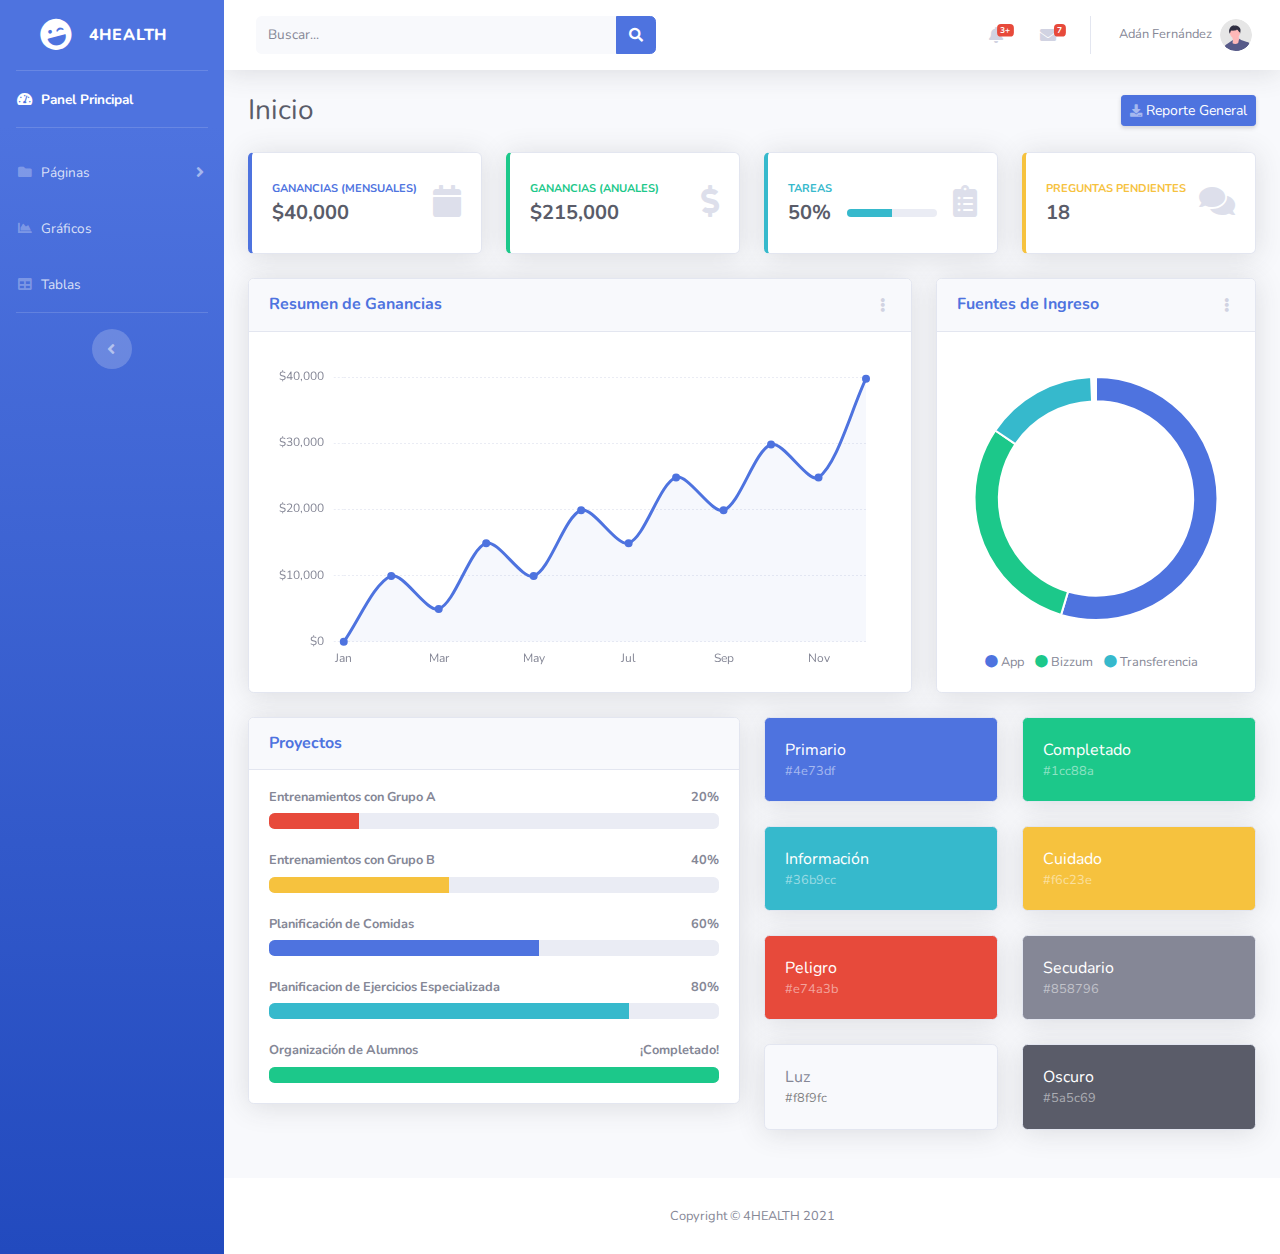
<file: index.html>
<!DOCTYPE html>
<html lang="en">

<head>

    <meta charset="utf-8">
    <meta http-equiv="X-UA-Compatible" content="IE=edge">
    <meta name="viewport" content="width=device-width, initial-scale=1, shrink-to-fit=no">
    <meta name="description" content="">
    <meta name="author" content="">

    <title>4HEALTH</title>

    <!-- Custom fonts for this template-->
    <link href="vendor/fontawesome-free/css/all.min.css" rel="stylesheet" type="text/css">
    <link
        href="https://fonts.googleapis.com/css?family=Nunito:200,200i,300,300i,400,400i,600,600i,700,700i,800,800i,900,900i"
        rel="stylesheet">

    <!-- Custom styles for this template-->
    <link href="css/sb-admin-2.min.css" rel="stylesheet">

</head>

<body id="page-top">

    <!-- Page Wrapper -->
    <div id="wrapper">

        <!-- Sidebar -->
        <ul class="navbar-nav bg-gradient-primary sidebar sidebar-dark accordion" id="accordionSidebar">

            <!-- Sidebar - Brand -->
            <a class="sidebar-brand d-flex align-items-center justify-content-center" href="index.html">
                <div class="sidebar-brand-icon rotate-n-15">
                    <i class="fas fa-laugh-wink"></i>
                </div>
                <div class="sidebar-brand-text mx-3">4Health</div>
            </a>

            <!-- Divider -->
            <hr class="sidebar-divider my-0">

            <!-- Nav Item - Dashboard -->
            <li class="nav-item active">
                <a class="nav-link" href="index.html">
                    <i class="fas fa-fw fa-tachometer-alt"></i>
                    <span>Panel Principal</span></a>
            </li>

            <!-- 
            <hr class="sidebar-divider">

            
            <div class="sidebar-heading">
                Interfaz
            </div>

           
            <li class="nav-item">
                <a class="nav-link collapsed" href="#" data-toggle="collapse" data-target="#collapseTwo"
                    aria-expanded="true" aria-controls="collapseTwo">
                    <i class="fas fa-fw fa-cog"></i>
                    <span>Componentes</span>
                </a>
                <div id="collapseTwo" class="collapse" aria-labelledby="headingTwo" data-parent="#accordionSidebar">
                    <div class="bg-white py-2 collapse-inner rounded">
                        <h6 class="collapse-header">Componentes Custom:</h6>
                        <a class="collapse-item" href="buttons.html">Botones</a>
                        <a class="collapse-item" href="cards.html">Tarjetas</a>
                    </div>
                </div>
            </li>

            
            <li class="nav-item">
                <a class="nav-link collapsed" href="#" data-toggle="collapse" data-target="#collapseUtilities"
                    aria-expanded="true" aria-controls="collapseUtilities">
                    <i class="fas fa-fw fa-wrench"></i>
                    <span>Utilidades</span>
                </a>
                <div id="collapseUtilities" class="collapse" aria-labelledby="headingUtilities"
                    data-parent="#accordionSidebar">
                    <div class="bg-white py-2 collapse-inner rounded">
                        <h6 class="collapse-header">Custom Utilities:</h6>
                        <a class="collapse-item" href="utilities-color.html">Colores</a>
                        <a class="collapse-item" href="utilities-border.html">Bordes</a>
                        <a class="collapse-item" href="utilities-animation.html">Animaciones</a>
                        <a class="collapse-item" href="utilities-other.html">Otros</a>
                    </div>
                </div>
            </li>
 -->
            <!-- Divider -->
            <hr class="sidebar-divider">

            <!--  -
            <div class="sidebar-heading">
                Elementos
            </div>
            ->

            <!-- Nav Item - Pages Collapse Menu -->
            <li class="nav-item">
                <a class="nav-link collapsed" href="#" data-toggle="collapse" data-target="#collapsePages"
                    aria-expanded="true" aria-controls="collapsePages">
                    <i class="fas fa-fw fa-folder"></i>
                    <span>Páginas</span>
                </a>
                <div id="collapsePages" class="collapse" aria-labelledby="headingPages" data-parent="#accordionSidebar">
                    <div class="bg-white py-2 collapse-inner rounded">
                        <h6 class="collapse-header">Pantallas de Login</h6>
                        <a class="collapse-item" href="login.html">Login</a>
                        <a class="collapse-item" href="register.html">Registro</a>
                        <a class="collapse-item" href="forgot-password.html">Contraseña Olvidada</a>
                        <div class="collapse-divider"></div>
                        <h6 class="collapse-header">Otras:</h6>
                        <a class="collapse-item" href="404.html">404 Page</a>
                        <a class="collapse-item" href="blank.html">Blank Page</a>
                    </div>
                </div>
            </li>

            <!-- Nav Item - Charts -->
            <li class="nav-item">
                <a class="nav-link" href="charts.html">
                    <i class="fas fa-fw fa-chart-area"></i>
                    <span>Gráficos</span></a>
            </li>

            <!-- Nav Item - Tables -->
            <li class="nav-item">
                <a class="nav-link" href="tables.html">
                    <i class="fas fa-fw fa-table"></i>
                    <span>Tablas</span></a>
            </li>

            <!-- Divider -->
            <hr class="sidebar-divider d-none d-md-block">

            <!-- Sidebar Toggler (Sidebar) -->
            <div class="text-center d-none d-md-inline">
                <button class="rounded-circle border-0" id="sidebarToggle"></button>
            </div>

            <!--
           
            <div class="sidebar-card d-none d-lg-flex">
                <img class="sidebar-card-illustration mb-2" src="img/undraw_rocket.svg" alt="...">
                <p class="text-center mb-2"><strong>SB Admin Pro</strong> is packed with premium features, components, and more!</p>
                <a class="btn btn-success btn-sm" href="https://startbootstrap.com/theme/sb-admin-pro">Upgrade to Pro!</a>
            </div>
             -->

        </ul>
        <!-- End of Sidebar -->

        <!-- Content Wrapper -->
        <div id="content-wrapper" class="d-flex flex-column">

            <!-- Main Content -->
            <div id="content">

                <!-- Topbar -->
                <nav class="navbar navbar-expand navbar-light bg-white topbar mb-4 static-top shadow">

                    <!-- Sidebar Toggle (Topbar) -->
                    <button id="sidebarToggleTop" class="btn btn-link d-md-none rounded-circle mr-3">
                        <i class="fa fa-bars"></i>
                    </button>

                    <!-- Topbar Search -->
                    <form
                        class="d-none d-sm-inline-block form-inline mr-auto ml-md-3 my-2 my-md-0 mw-100 navbar-search">
                        <div class="input-group">
                            <input type="text" class="form-control bg-light border-0 small" placeholder="Buscar..."
                                aria-label="Search" aria-describedby="basic-addon2">
                            <div class="input-group-append">
                                <button class="btn btn-primary" type="button">
                                    <i class="fas fa-search fa-sm"></i>
                                </button>
                            </div>
                        </div>
                    </form>

                    <!-- Topbar Navbar -->
                    <ul class="navbar-nav ml-auto">

                        <!-- Nav Item - Search Dropdown (Visible Only XS) -->
                        <li class="nav-item dropdown no-arrow d-sm-none">
                            <a class="nav-link dropdown-toggle" href="#" id="searchDropdown" role="button"
                                data-toggle="dropdown" aria-haspopup="true" aria-expanded="false">
                                <i class="fas fa-search fa-fw"></i>
                            </a>
                            <!-- Dropdown - Messages -->
                            <div class="dropdown-menu dropdown-menu-right p-3 shadow animated--grow-in"
                                aria-labelledby="searchDropdown">
                                <form class="form-inline mr-auto w-100 navbar-search">
                                    <div class="input-group">
                                        <input type="text" class="form-control bg-light border-0 small"
                                            placeholder="Buscar..." aria-label="Search"
                                            aria-describedby="basic-addon2">
                                        <div class="input-group-append">
                                            <button class="btn btn-primary" type="button">
                                                <i class="fas fa-search fa-sm"></i>
                                            </button>
                                        </div>
                                    </div>
                                </form>
                            </div>
                        </li>

                        <!-- Nav Item - Alerts -->
                        <li class="nav-item dropdown no-arrow mx-1">
                            <a class="nav-link dropdown-toggle" href="#" id="alertsDropdown" role="button"
                                data-toggle="dropdown" aria-haspopup="true" aria-expanded="false">
                                <i class="fas fa-bell fa-fw"></i>
                                <!-- Counter - Alerts -->
                                <span class="badge badge-danger badge-counter">3+</span>
                            </a>
                            <!-- Dropdown - Alerts -->
                            <div class="dropdown-list dropdown-menu dropdown-menu-right shadow animated--grow-in"
                                aria-labelledby="alertsDropdown">
                                <h6 class="dropdown-header">
                                    Centro de Notificaciones
                                </h6>
                                <a class="dropdown-item d-flex align-items-center" href="#">
                                    <div class="mr-3">
                                        <div class="icon-circle bg-primary">
                                            <i class="fas fa-file-alt text-white"></i>
                                        </div>
                                    </div>
                                    <div>
                                        <div class="small text-gray-500">December 12, 2020</div>
                                        <span class="font-weight-bold">Resumen de actividad de tus clientes</span>
                                    </div>
                                </a>
                                <a class="dropdown-item d-flex align-items-center" href="#">
                                    <div class="mr-3">
                                        <div class="icon-circle bg-success">
                                            <i class="fas fa-donate text-white"></i>
                                        </div>
                                    </div>
                                    <div>
                                        <div class="small text-gray-500">December 7, 2020</div>
                                        ¡Se han ingresado 290.30€ en tu cuenta!
                                    </div>
                                </a>
                                <a class="dropdown-item d-flex align-items-center" href="#">
                                    <div class="mr-3">
                                        <div class="icon-circle bg-warning">
                                            <i class="fas fa-exclamation-triangle text-white"></i>
                                        </div>
                                    </div>
                                    <div>
                                        <div class="small text-gray-500">December 2, 2020</div>
                                        Consulta de Clientes: ¿Un gran isoflexión de las caderas puede ocasionar lesión?
                                    </div>
                                </a>
                                <a class="dropdown-item text-center small text-gray-500" href="#">Mostrar Notificaciones</a>
                            </div>
                        </li>

                        <!-- Nav Item - Messages -->
                        <li class="nav-item dropdown no-arrow mx-1">
                            <a class="nav-link dropdown-toggle" href="#" id="messagesDropdown" role="button"
                                data-toggle="dropdown" aria-haspopup="true" aria-expanded="false">
                                <i class="fas fa-envelope fa-fw"></i>
                                <!-- Counter - Messages -->
                                <span class="badge badge-danger badge-counter">7</span>
                            </a>
                            <!-- Dropdown - Messages -->
                            <div class="dropdown-list dropdown-menu dropdown-menu-right shadow animated--grow-in"
                                aria-labelledby="messagesDropdown">
                                <h6 class="dropdown-header">
                                    Centro de Mensajes
                                </h6>
                                <a class="dropdown-item d-flex align-items-center" href="#">
                                    <div class="dropdown-list-image mr-3">
                                        <img class="rounded-circle" src="img/undraw_profile_1.svg"
                                            alt="...">
                                        <div class="status-indicator bg-success"></div>
                                    </div>
                                    <div class="font-weight-bold">
                                        <div class="text-truncate">Hola, me gustó mucho la clase</div>
                                        <div class="small text-gray-500">Carla Ramirez · 58m</div>
                                    </div>
                                </a>
                                <a class="dropdown-item d-flex align-items-center" href="#">
                                    <div class="dropdown-list-image mr-3">
                                        <img class="rounded-circle" src="img/undraw_profile_2.svg"
                                            alt="...">
                                        <div class="status-indicator"></div>
                                    </div>
                                    <div>
                                        <div class="text-truncate">He realizado todos los ejercicios sin problema</div>
                                        <div class="small text-gray-500">Pepe Pérez · 1d</div>
                                    </div>
                                </a>
                                <a class="dropdown-item d-flex align-items-center" href="#">
                                    <div class="dropdown-list-image mr-3">
                                        <img class="rounded-circle" src="img/undraw_profile_3.svg"
                                            alt="...">
                                        <div class="status-indicator bg-warning"></div>
                                    </div>
                                    <div>
                                        <div class="text-truncate">La semana pasada mi evolución fue genial!!</div>
                                        <div class="small text-gray-500">Jesús Ruiz · 2d</div>
                                    </div>
                                </a>
                             <!--   <a class="dropdown-item d-flex align-items-center" href="#">
                                    <div class="dropdown-list-image mr-3">
                                        <img class="rounded-circle" src="https://source.unsplash.com/Mv9hjnEUHR4/60x60"
                                            alt="...">
                                        <div class="status-indicator bg-success"></div>
                                    </div>
                                    <div>
                                        <div class="text-truncate">Noto muy buenos cambios en mi salud</div>
                                        <div class="small text-gray-500">Alejandro Molero · 2s</div>
                                    </div>
                                </a>
                                -->
                                <a class="dropdown-item text-center small text-gray-500" href="#">Leer Más Mensajes</a>
                            </div>
                        </li>

                        <div class="topbar-divider d-none d-sm-block"></div>

                        <!-- Nav Item - User Information -->
                        <li class="nav-item dropdown no-arrow">
                            <a class="nav-link dropdown-toggle" href="#" id="userDropdown" role="button"
                                data-toggle="dropdown" aria-haspopup="true" aria-expanded="false">
                                <span class="mr-2 d-none d-lg-inline text-gray-600 small">Adán Fernández</span>
                                <img class="img-profile rounded-circle"
                                    src="img/undraw_profile.svg">
                            </a>
                            <!-- Dropdown - User Information -->
                            <div class="dropdown-menu dropdown-menu-right shadow animated--grow-in"
                                aria-labelledby="userDropdown">
                                <a class="dropdown-item" href="#">
                                    <i class="fas fa-user fa-sm fa-fw mr-2 text-gray-400"></i>
                                    Perfil
                                </a>
                                <a class="dropdown-item" href="#">
                                    <i class="fas fa-cogs fa-sm fa-fw mr-2 text-gray-400"></i>
                                    Ajustes
                                </a>
                                <a class="dropdown-item" href="#">
                                    <i class="fas fa-list fa-sm fa-fw mr-2 text-gray-400"></i>
                                    Actividad Reciente
                                </a>
                                <div class="dropdown-divider"></div>
                                <a class="dropdown-item" href="#" data-toggle="modal" data-target="#logoutModal">
                                    <i class="fas fa-sign-out-alt fa-sm fa-fw mr-2 text-gray-400"></i>
                                    Logout
                                </a>
                            </div>
                        </li>

                    </ul>

                </nav>
                <!-- End of Topbar -->

                <!-- Begin Page Content -->
                <div class="container-fluid">

                    <!-- Page Heading -->
                    <div class="d-sm-flex align-items-center justify-content-between mb-4">
                        <h1 class="h3 mb-0 text-gray-800">Inicio</h1>
                        <a href="#" class="d-none d-sm-inline-block btn btn-sm btn-primary shadow-sm"><i
                                class="fas fa-download fa-sm text-white-50"></i> Reporte General</a>
                    </div>

                    <!-- Content Row -->
                    <div class="row">

                        <!-- Earnings (Monthly) Card Example -->
                        <div class="col-xl-3 col-md-6 mb-4">
                            <div class="card border-left-primary shadow h-100 py-2">
                                <div class="card-body">
                                    <div class="row no-gutters align-items-center">
                                        <div class="col mr-2">
                                            <div class="text-xs font-weight-bold text-primary text-uppercase mb-1">
                                                Ganancias (Mensuales)</div>
                                            <div class="h5 mb-0 font-weight-bold text-gray-800">$40,000</div>
                                        </div>
                                        <div class="col-auto">
                                            <i class="fas fa-calendar fa-2x text-gray-300"></i>
                                        </div>
                                    </div>
                                </div>
                            </div>
                        </div>

                        <!-- Earnings (Monthly) Card Example -->
                        <div class="col-xl-3 col-md-6 mb-4">
                            <div class="card border-left-success shadow h-100 py-2">
                                <div class="card-body">
                                    <div class="row no-gutters align-items-center">
                                        <div class="col mr-2">
                                            <div class="text-xs font-weight-bold text-success text-uppercase mb-1">
                                                Ganancias (Anuales)</div>
                                            <div class="h5 mb-0 font-weight-bold text-gray-800">$215,000</div>
                                        </div>
                                        <div class="col-auto">
                                            <i class="fas fa-dollar-sign fa-2x text-gray-300"></i>
                                        </div>
                                    </div>
                                </div>
                            </div>
                        </div>

                        <!-- Earnings (Monthly) Card Example -->
                        <div class="col-xl-3 col-md-6 mb-4">
                            <div class="card border-left-info shadow h-100 py-2">
                                <div class="card-body">
                                    <div class="row no-gutters align-items-center">
                                        <div class="col mr-2">
                                            <div class="text-xs font-weight-bold text-info text-uppercase mb-1">Tareas
                                            </div>
                                            <div class="row no-gutters align-items-center">
                                                <div class="col-auto">
                                                    <div class="h5 mb-0 mr-3 font-weight-bold text-gray-800">50%</div>
                                                </div>
                                                <div class="col">
                                                    <div class="progress progress-sm mr-2">
                                                        <div class="progress-bar bg-info" role="progressbar"
                                                            style="width: 50%" aria-valuenow="50" aria-valuemin="0"
                                                            aria-valuemax="100"></div>
                                                    </div>
                                                </div>
                                            </div>
                                        </div>
                                        <div class="col-auto">
                                            <i class="fas fa-clipboard-list fa-2x text-gray-300"></i>
                                        </div>
                                    </div>
                                </div>
                            </div>
                        </div>

                        <!-- Pending Requests Card Example -->
                        <div class="col-xl-3 col-md-6 mb-4">
                            <div class="card border-left-warning shadow h-100 py-2">
                                <div class="card-body">
                                    <div class="row no-gutters align-items-center">
                                        <div class="col mr-2">
                                            <div class="text-xs font-weight-bold text-warning text-uppercase mb-1">
                                                Preguntas Pendientes</div>
                                            <div class="h5 mb-0 font-weight-bold text-gray-800">18</div>
                                        </div>
                                        <div class="col-auto">
                                            <i class="fas fa-comments fa-2x text-gray-300"></i>
                                        </div>
                                    </div>
                                </div>
                            </div>
                        </div>
                    </div>

                    <!-- Content Row -->

                    <div class="row">

                        <!-- Area Chart -->
                        <div class="col-xl-8 col-lg-7">
                            <div class="card shadow mb-4">
                                <!-- Card Header - Dropdown -->
                                <div
                                    class="card-header py-3 d-flex flex-row align-items-center justify-content-between">
                                    <h6 class="m-0 font-weight-bold text-primary">Resumen de Ganancias</h6>
                                    <div class="dropdown no-arrow">
                                        <a class="dropdown-toggle" href="#" role="button" id="dropdownMenuLink"
                                            data-toggle="dropdown" aria-haspopup="true" aria-expanded="false">
                                            <i class="fas fa-ellipsis-v fa-sm fa-fw text-gray-400"></i>
                                        </a>
                                        <div class="dropdown-menu dropdown-menu-right shadow animated--fade-in"
                                            aria-labelledby="dropdownMenuLink">
                                            <div class="dropdown-header">Opciones</div>
                                            <a class="dropdown-item" href="#">Acciones</a>
                                            <a class="dropdown-item" href="#">Otras Acciones</a>
                                            <div class="dropdown-divider"></div>
                                            <!-- <a class="dropdown-item" href="#">Something else here</a> -->
                                        </div>
                                    </div>
                                </div>
                                <!-- Card Body -->
                                <div class="card-body">
                                    <div class="chart-area">
                                        <canvas id="myAreaChart"></canvas>
                                    </div>
                                </div>
                            </div>
                        </div>

                        <!-- Pie Chart -->
                        <div class="col-xl-4 col-lg-5">
                            <div class="card shadow mb-4">
                                <!-- Card Header - Dropdown -->
                                <div
                                    class="card-header py-3 d-flex flex-row align-items-center justify-content-between">
                                    <h6 class="m-0 font-weight-bold text-primary">Fuentes de Ingreso</h6>
                                    <div class="dropdown no-arrow">
                                        <a class="dropdown-toggle" href="#" role="button" id="dropdownMenuLink"
                                            data-toggle="dropdown" aria-haspopup="true" aria-expanded="false">
                                            <i class="fas fa-ellipsis-v fa-sm fa-fw text-gray-400"></i>
                                        </a>
                                        <div class="dropdown-menu dropdown-menu-right shadow animated--fade-in"
                                            aria-labelledby="dropdownMenuLink">
                                            <div class="dropdown-header">Opciones:</div>
                                            <a class="dropdown-item" href="#">Acciones</a>
                                            <a class="dropdown-item" href="#">Otras Acciones</a>
                                            <div class="dropdown-divider"></div>
                                            <!-- <a class="dropdown-item" href="#">Something else here</a> -->
                                        </div>
                                    </div>
                                </div>
                                <!-- Card Body -->
                                <div class="card-body">
                                    <div class="chart-pie pt-4 pb-2">
                                        <canvas id="myPieChart"></canvas>
                                    </div>
                                    <div class="mt-4 text-center small">
                                        <span class="mr-2">
                                            <i class="fas fa-circle text-primary"></i> App
                                        </span>
                                        <span class="mr-2">
                                            <i class="fas fa-circle text-success"></i> Bizzum
                                        </span>
                                        <span class="mr-2">
                                            <i class="fas fa-circle text-info"></i> Transferencia
                                        </span>
                                    </div>
                                </div>
                            </div>
                        </div>
                    </div>

                    <!-- Content Row -->
                    <div class="row">

                        <!-- Content Column -->
                        <div class="col-lg-6 mb-4">

                            <!-- Project Card Example -->
                            <div class="card shadow mb-4">
                                <div class="card-header py-3">
                                    <h6 class="m-0 font-weight-bold text-primary">Proyectos</h6>
                                </div>
                                <div class="card-body">
                                    <h4 class="small font-weight-bold">Entrenamientos con Grupo A <span
                                            class="float-right">20%</span></h4>
                                    <div class="progress mb-4">
                                        <div class="progress-bar bg-danger" role="progressbar" style="width: 20%"
                                            aria-valuenow="20" aria-valuemin="0" aria-valuemax="100"></div>
                                    </div>
                                    <h4 class="small font-weight-bold">Entrenamientos con Grupo B <span
                                            class="float-right">40%</span></h4>
                                    <div class="progress mb-4">
                                        <div class="progress-bar bg-warning" role="progressbar" style="width: 40%"
                                            aria-valuenow="40" aria-valuemin="0" aria-valuemax="100"></div>
                                    </div>
                                    <h4 class="small font-weight-bold">Planificación de Comidas<span
                                            class="float-right">60%</span></h4>
                                    <div class="progress mb-4">
                                        <div class="progress-bar" role="progressbar" style="width: 60%"
                                            aria-valuenow="60" aria-valuemin="0" aria-valuemax="100"></div>
                                    </div>
                                    <h4 class="small font-weight-bold">Planificacion de Ejercicios Especializada <span
                                            class="float-right">80%</span></h4>
                                    <div class="progress mb-4">
                                        <div class="progress-bar bg-info" role="progressbar" style="width: 80%"
                                            aria-valuenow="80" aria-valuemin="0" aria-valuemax="100"></div>
                                    </div>
                                    <h4 class="small font-weight-bold">Organización de Alumnos<span
                                            class="float-right">¡Completado!</span></h4>
                                    <div class="progress">
                                        <div class="progress-bar bg-success" role="progressbar" style="width: 100%"
                                            aria-valuenow="100" aria-valuemin="0" aria-valuemax="100"></div>
                                    </div>
                                </div>
                            </div>
                        </div>
                        
                        <div class="col-lg-6 mb-4">
                            <!-- Color System -->
                            <div class="row">
                                <div class="col-lg-6 mb-4">
                                    <div class="card bg-primary text-white shadow">
                                        <div class="card-body">
                                            Primario
                                            <div class="text-white-50 small">#4e73df</div>
                                        </div>
                                    </div>
                                </div>
                                <div class="col-lg-6 mb-4">
                                    <div class="card bg-success text-white shadow">
                                        <div class="card-body">
                                            Completado
                                            <div class="text-white-50 small">#1cc88a</div>
                                        </div>
                                    </div>
                                </div>
                                <div class="col-lg-6 mb-4">
                                    <div class="card bg-info text-white shadow">
                                        <div class="card-body">
                                            Información
                                            <div class="text-white-50 small">#36b9cc</div>
                                        </div>
                                    </div>
                                </div>
                                <div class="col-lg-6 mb-4">
                                    <div class="card bg-warning text-white shadow">
                                        <div class="card-body">
                                            Cuidado
                                            <div class="text-white-50 small">#f6c23e</div>
                                        </div>
                                    </div>
                                </div>
                                <div class="col-lg-6 mb-4">
                                    <div class="card bg-danger text-white shadow">
                                        <div class="card-body">
                                            Peligro
                                            <div class="text-white-50 small">#e74a3b</div>
                                        </div>
                                    </div>
                                </div>
                                <div class="col-lg-6 mb-4">
                                    <div class="card bg-secondary text-white shadow">
                                        <div class="card-body">
                                            Secudario
                                            <div class="text-white-50 small">#858796</div>
                                        </div>
                                    </div>
                                </div>
                                <div class="col-lg-6 mb-4">
                                    <div class="card bg-light text-black shadow">
                                        <div class="card-body">
                                            Luz
                                            <div class="text-black-50 small">#f8f9fc</div>
                                        </div>
                                    </div>
                                </div>
                                <div class="col-lg-6 mb-4">
                                    <div class="card bg-dark text-white shadow">
                                        <div class="card-body">
                                            Oscuro
                                            <div class="text-white-50 small">#5a5c69</div>
                                        </div>
                                    </div>
                                </div>
                            </div>

                        </div>

                        <!--
                        <div class="col-lg-6 mb-4">

                            
                            <div class="card shadow mb-4">
                                <div class="card-header py-3">
                                    <h6 class="m-0 font-weight-bold text-primary">Illustrations</h6>
                                </div>
                                <div class="card-body">
                                    <div class="text-center">
                                        <img class="img-fluid px-3 px-sm-4 mt-3 mb-4" style="width: 25rem;"
                                            src="img/undraw_posting_photo.svg" alt="...">
                                    </div>
                                    <p>Add some quality, svg illustrations to your project courtesy of <a
                                            target="_blank" rel="nofollow" href="https://undraw.co/">unDraw</a>, a
                                        constantly updated collection of beautiful svg images that you can use
                                        completely free and without attribution!</p>
                                    <a target="_blank" rel="nofollow" href="https://undraw.co/">Browse Illustrations on
                                        unDraw &rarr;</a>
                                </div>
                            </div>

                            
                            <div class="card shadow mb-4">
                                <div class="card-header py-3">
                                    <h6 class="m-0 font-weight-bold text-primary">Development Approach</h6>
                                </div>
                                <div class="card-body">
                                    <p>SB Admin 2 makes extensive use of Bootstrap 4 utility classes in order to reduce
                                        CSS bloat and poor page performance. Custom CSS classes are used to create
                                        custom components and custom utility classes.</p>
                                    <p class="mb-0">Before working with this theme, you should become familiar with the
                                        Bootstrap framework, especially the utility classes.</p>
                                </div>
                            </div>

                        </div>
                        -->
                    </div>

                </div>
                <!-- /.container-fluid -->

            </div>
            <!-- End of Main Content -->

            <!-- Footer -->
            <footer class="sticky-footer bg-white">
                <div class="container my-auto">
                    <div class="copyright text-center my-auto">
                        <span>Copyright &copy; 4HEALTH 2021</span>
                    </div>
                </div>
            </footer>
            <!-- End of Footer -->

        </div>
        <!-- End of Content Wrapper -->

    </div>
    <!-- End of Page Wrapper -->

    <!-- Scroll to Top Button-->
    <a class="scroll-to-top rounded" href="#page-top">
        <i class="fas fa-angle-up"></i>
    </a>

    <!-- Logout Modal-->
    <div class="modal fade" id="logoutModal" tabindex="-1" role="dialog" aria-labelledby="exampleModalLabel"
        aria-hidden="true">
        <div class="modal-dialog" role="document">
            <div class="modal-content">
                <div class="modal-header">
                    <h5 class="modal-title" id="exampleModalLabel">¿Seguro que quieres salir?</h5>
                    <button class="close" type="button" data-dismiss="modal" aria-label="Close">
                        <span aria-hidden="true">×</span>
                    </button>
                </div>
                <div class="modal-body">Selecciona Logout para salir de la sesión</div>
                <div class="modal-footer">
                    <button class="btn btn-secondary" type="button" data-dismiss="modal">Cancel</button>
                    <a class="btn btn-primary" href="login.html">Logout</a>
                </div>
            </div>
        </div>
    </div>

    <!-- Bootstrap core JavaScript-->
    <script src="vendor/jquery/jquery.min.js"></script>
    <script src="vendor/bootstrap/js/bootstrap.bundle.min.js"></script>

    <!-- Core plugin JavaScript-->
    <script src="vendor/jquery-easing/jquery.easing.min.js"></script>

    <!-- Custom scripts for all pages-->
    <script src="js/sb-admin-2.min.js"></script>

    <!-- Page level plugins -->
    <script src="vendor/chart.js/Chart.min.js"></script>

    <!-- Page level custom scripts -->
    <script src="js/demo/chart-area-demo.js"></script>
    <script src="js/demo/chart-pie-demo.js"></script>

</body>

</html>
</file>
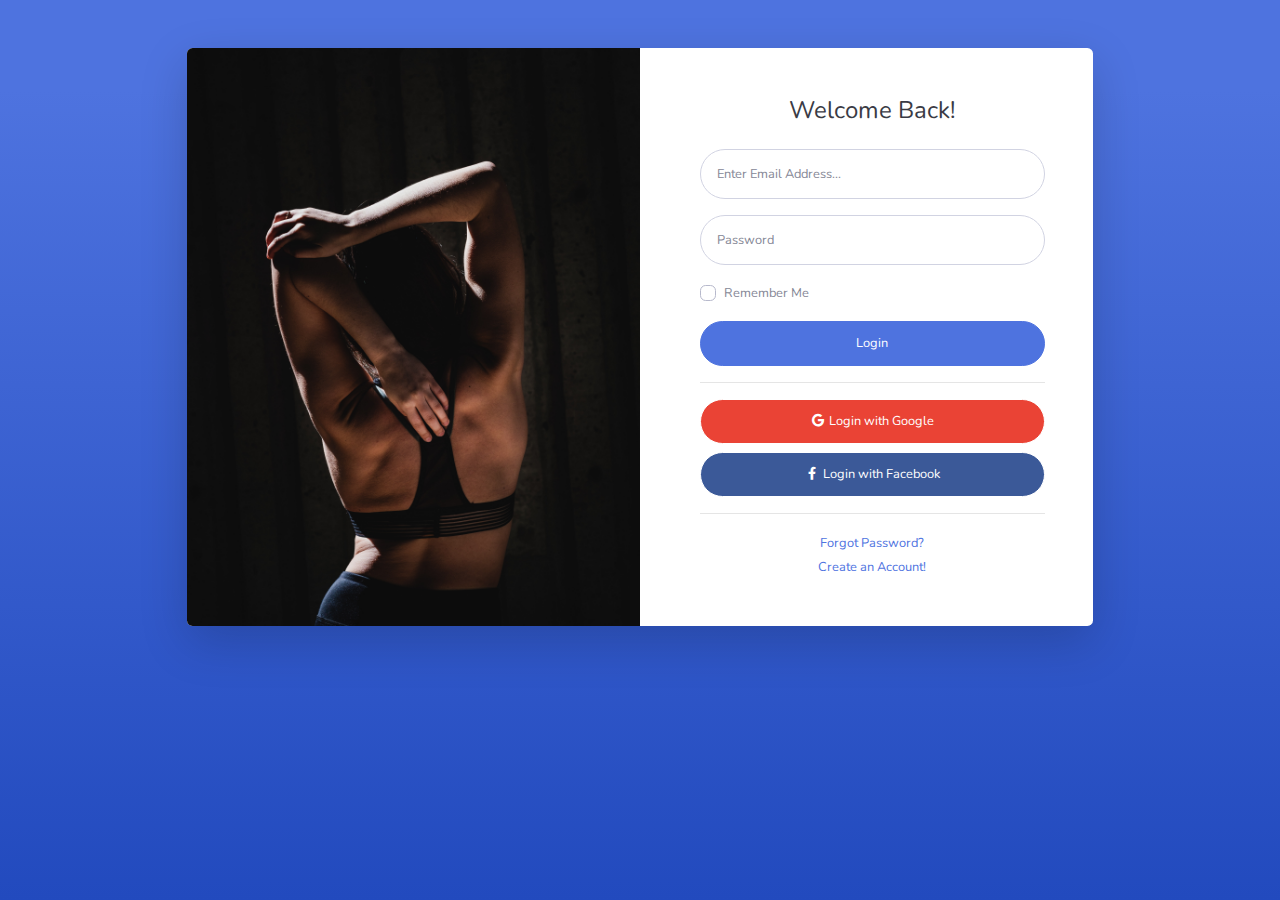
<file: login.html>
<!DOCTYPE html>
<html lang="en">

<head>

    <meta charset="utf-8">
    <meta http-equiv="X-UA-Compatible" content="IE=edge">
    <meta name="viewport" content="width=device-width, initial-scale=1, shrink-to-fit=no">
    <meta name="description" content="">
    <meta name="author" content="">

    <title>SB Admin 2 - Login</title>

    <!-- Custom fonts for this template-->
    <link href="vendor/fontawesome-free/css/all.min.css" rel="stylesheet" type="text/css">
    <link
        href="https://fonts.googleapis.com/css?family=Nunito:200,200i,300,300i,400,400i,600,600i,700,700i,800,800i,900,900i"
        rel="stylesheet">

    <!-- Custom styles for this template-->
    <link href="css/sb-admin-2.css" rel="stylesheet">

</head>

<body class="bg-gradient-primary">

    <div class="container">

        <!-- Outer Row -->
        <div class="row justify-content-center">

            <div class="col-xl-10 col-lg-12 col-md-9">

                <div class="card o-hidden border-0 shadow-lg my-5">
                    <div class="card-body p-0">
                        <!-- Nested Row within Card Body -->
                        <div class="row">
                            <div class="col-lg-6 d-none d-lg-block bg-login-image"></div>
                            <div class="col-lg-6">
                                <div class="p-5">
                                    <div class="text-center">
                                        <h1 class="h4 text-gray-900 mb-4">Welcome Back!</h1>
                                    </div>
                                    <form class="user">
                                        <div class="form-group">
                                            <input type="email" class="form-control form-control-user"
                                                id="exampleInputEmail" aria-describedby="emailHelp"
                                                placeholder="Enter Email Address...">
                                        </div>
                                        <div class="form-group">
                                            <input type="password" class="form-control form-control-user"
                                                id="exampleInputPassword" placeholder="Password">
                                        </div>
                                        <div class="form-group">
                                            <div class="custom-control custom-checkbox small">
                                                <input type="checkbox" class="custom-control-input" id="customCheck">
                                                <label class="custom-control-label" for="customCheck">Remember
                                                    Me</label>
                                            </div>
                                        </div>
                                        <a href="index.html" class="btn btn-primary btn-user btn-block">
                                            Login
                                        </a>
                                        <hr>
                                        <a href="index.html" class="btn btn-google btn-user btn-block">
                                            <i class="fab fa-google fa-fw"></i> Login with Google
                                        </a>
                                        <a href="index.html" class="btn btn-facebook btn-user btn-block">
                                            <i class="fab fa-facebook-f fa-fw"></i> Login with Facebook
                                        </a>
                                    </form>
                                    <hr>
                                    <div class="text-center">
                                        <a class="small" href="forgot-password.html">Forgot Password?</a>
                                    </div>
                                    <div class="text-center">
                                        <a class="small" href="register.html">Create an Account!</a>
                                    </div>
                                </div>
                            </div>
                        </div>
                    </div>
                </div>

            </div>

        </div>

    </div>

    <!-- Bootstrap core JavaScript-->
    <script src="vendor/jquery/jquery.min.js"></script>
    <script src="vendor/bootstrap/js/bootstrap.bundle.min.js"></script>

    <!-- Core plugin JavaScript-->
    <script src="vendor/jquery-easing/jquery.easing.min.js"></script>

    <!-- Custom scripts for all pages-->
    <script src="js/sb-admin-2.min.js"></script>

</body>

</html>
</file>
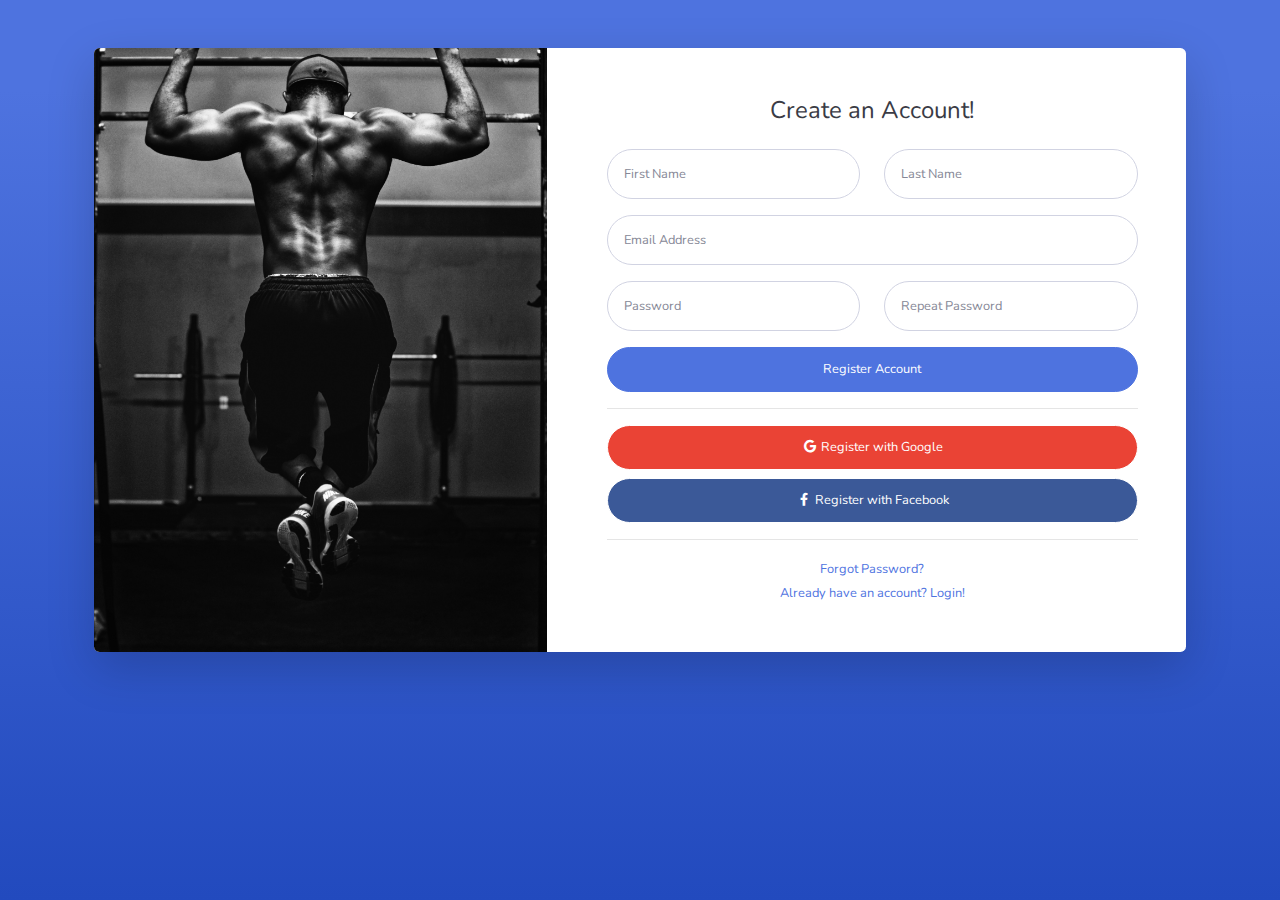
<file: register.html>
<!DOCTYPE html>
<html lang="en">

<head>

    <meta charset="utf-8">
    <meta http-equiv="X-UA-Compatible" content="IE=edge">
    <meta name="viewport" content="width=device-width, initial-scale=1, shrink-to-fit=no">
    <meta name="description" content="">
    <meta name="author" content="">

    <title>SB Admin 2 - Register</title>

    <!-- Custom fonts for this template-->
    <link href="vendor/fontawesome-free/css/all.min.css" rel="stylesheet" type="text/css">
    <link
        href="https://fonts.googleapis.com/css?family=Nunito:200,200i,300,300i,400,400i,600,600i,700,700i,800,800i,900,900i"
        rel="stylesheet">

    <!-- Custom styles for this template-->
    <link href="css/sb-admin-2.css" rel="stylesheet">

</head>

<body class="bg-gradient-primary">

    <div class="container">

        <div class="card o-hidden border-0 shadow-lg my-5">
            <div class="card-body p-0">
                <!-- Nested Row within Card Body -->
                <div class="row">
                    <div class="col-lg-5 d-none d-lg-block bg-register-image"></div>
                    <div class="col-lg-7">
                        <div class="p-5">
                            <div class="text-center">
                                <h1 class="h4 text-gray-900 mb-4">Create an Account!</h1>
                            </div>
                            <form class="user">
                                <div class="form-group row">
                                    <div class="col-sm-6 mb-3 mb-sm-0">
                                        <input type="text" class="form-control form-control-user" id="exampleFirstName"
                                            placeholder="First Name">
                                    </div>
                                    <div class="col-sm-6">
                                        <input type="text" class="form-control form-control-user" id="exampleLastName"
                                            placeholder="Last Name">
                                    </div>
                                </div>
                                <div class="form-group">
                                    <input type="email" class="form-control form-control-user" id="exampleInputEmail"
                                        placeholder="Email Address">
                                </div>
                                <div class="form-group row">
                                    <div class="col-sm-6 mb-3 mb-sm-0">
                                        <input type="password" class="form-control form-control-user"
                                            id="exampleInputPassword" placeholder="Password">
                                    </div>
                                    <div class="col-sm-6">
                                        <input type="password" class="form-control form-control-user"
                                            id="exampleRepeatPassword" placeholder="Repeat Password">
                                    </div>
                                </div>
                                <a href="login.html" class="btn btn-primary btn-user btn-block">
                                    Register Account
                                </a>
                                <hr>
                                <a href="index.html" class="btn btn-google btn-user btn-block">
                                    <i class="fab fa-google fa-fw"></i> Register with Google
                                </a>
                                <a href="index.html" class="btn btn-facebook btn-user btn-block">
                                    <i class="fab fa-facebook-f fa-fw"></i> Register with Facebook
                                </a>
                            </form>
                            <hr>
                            <div class="text-center">
                                <a class="small" href="forgot-password.html">Forgot Password?</a>
                            </div>
                            <div class="text-center">
                                <a class="small" href="login.html">Already have an account? Login!</a>
                            </div>
                        </div>
                    </div>
                </div>
            </div>
        </div>

    </div>

    <!-- Bootstrap core JavaScript-->
    <script src="vendor/jquery/jquery.min.js"></script>
    <script src="vendor/bootstrap/js/bootstrap.bundle.min.js"></script>

    <!-- Core plugin JavaScript-->
    <script src="vendor/jquery-easing/jquery.easing.min.js"></script>

    <!-- Custom scripts for all pages-->
    <script src="js/sb-admin-2.min.js"></script>

</body>

</html>
</file>
